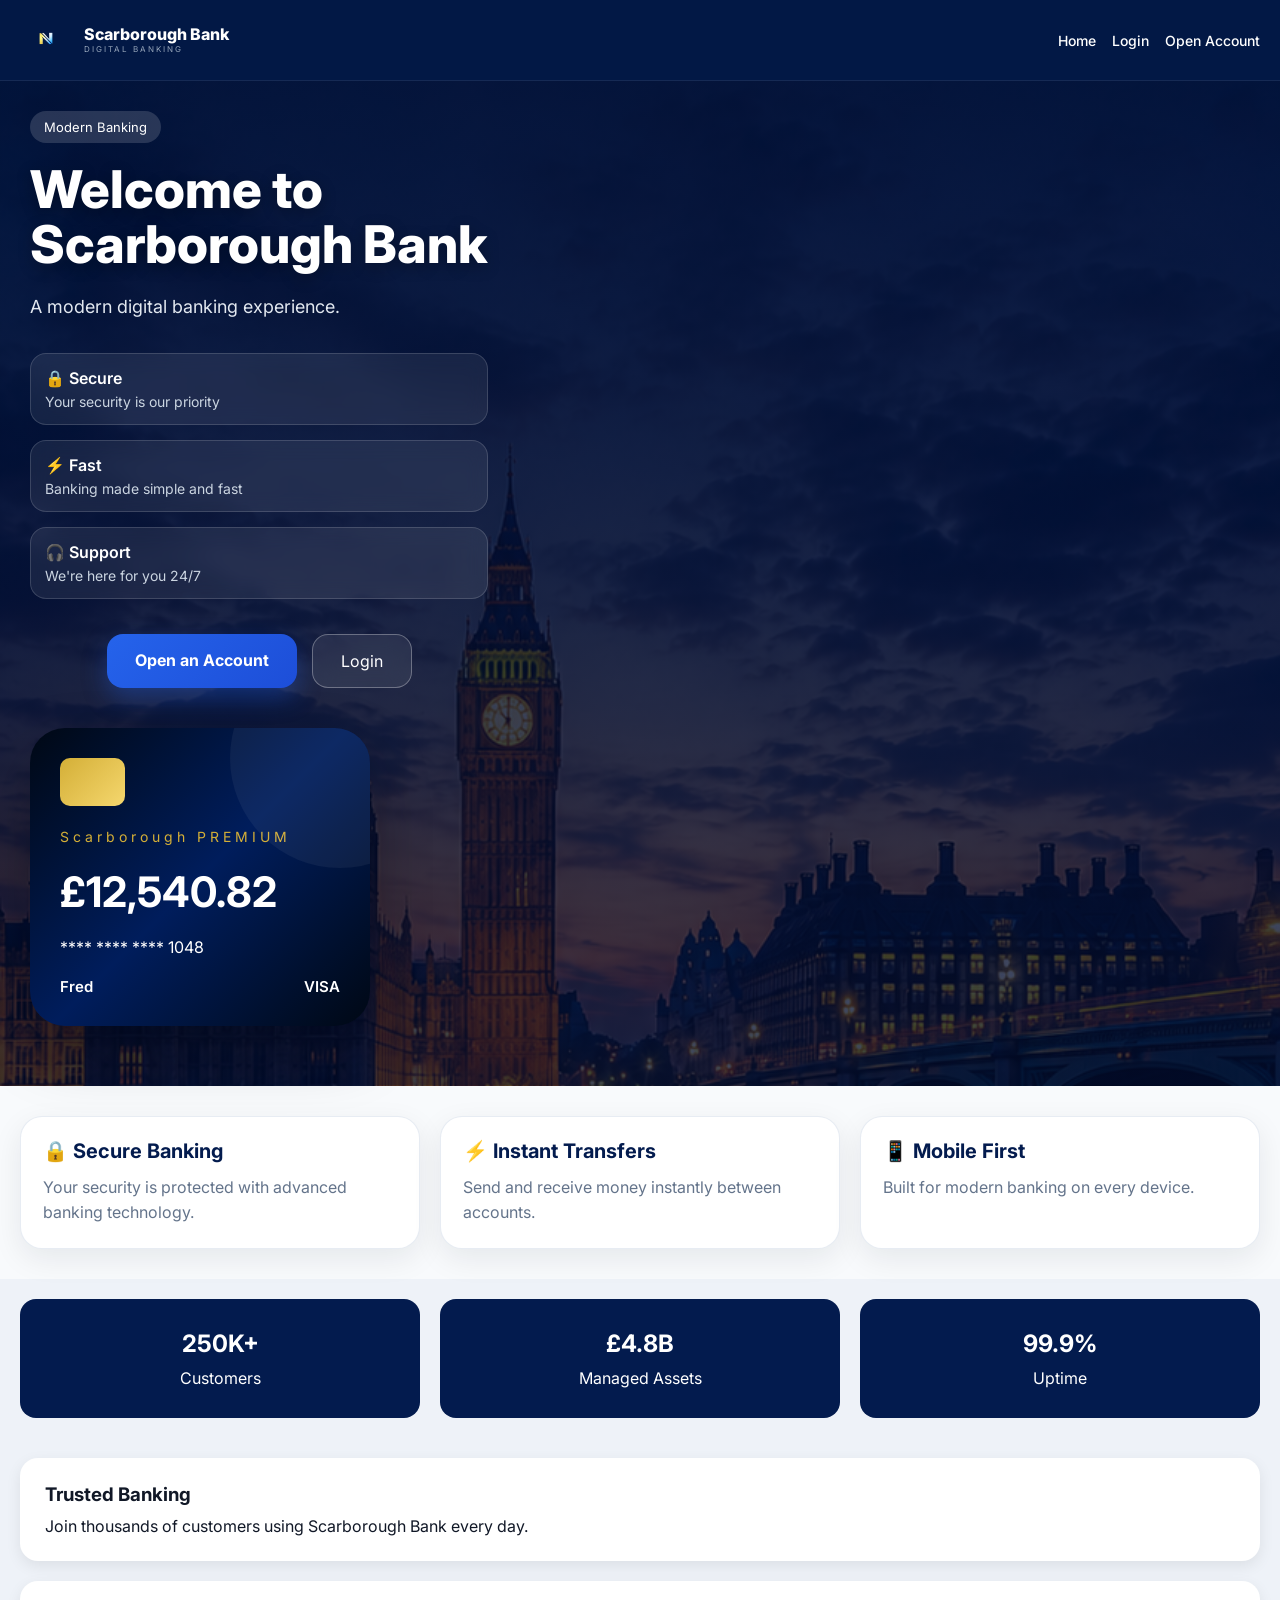
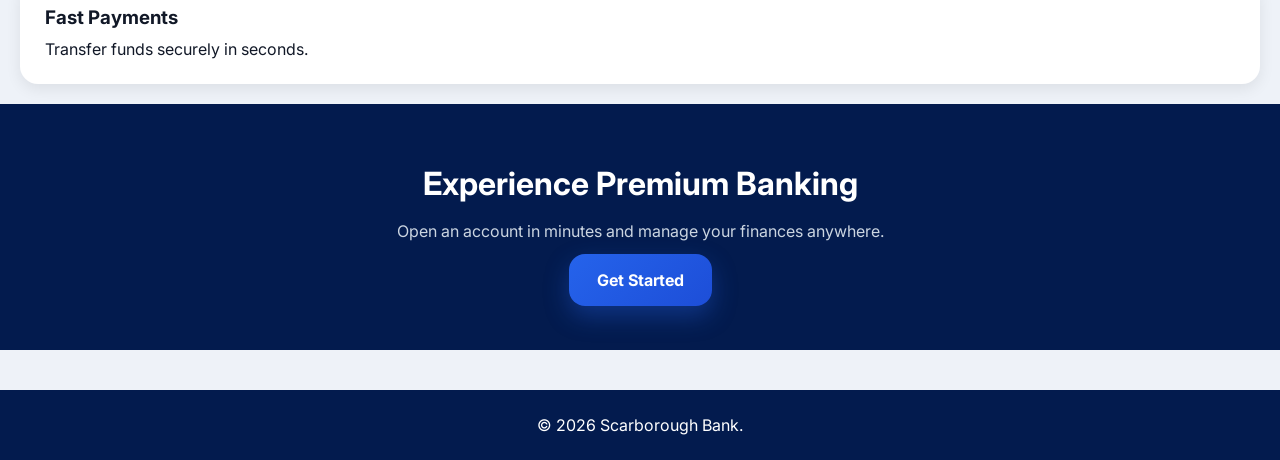
<file: index.html>
<!DOCTYPE html>
<html lang="en">
<head>
    <meta charset="UTF-8">
    <meta name="viewport" content="width=device-width, initial-scale=1.0">
    <title>Scarborough  Bank</title>

    <link rel="preconnect" href="https://fonts.googleapis.com">
    <link rel="preconnect" href="https://fonts.gstatic.com" crossorigin>
    <link href="https://fonts.googleapis.com/css2?family=Inter:wght@300;400;500;600;700;800&display=swap" rel="stylesheet">

    <link rel="stylesheet" href="style.css">
</head>
<body>

<header>
    <nav class="navbar">

    <div class="logo-container">

        <img src="northbridge-icon.PNG" alt="Scarborough Demo Bank">

        <div class="logo-text">
            <h2>Scarborough  Bank </h2>
            <p>Digital Banking</p>
        </div>

    </div>

    <div class="menu-toggle" onclick="toggleMenu()">

    ☰
</div>

<div class="nav-links">
    <a href="index.html">Home</a>
    <a href="login.html">Login</a>
    <a href="register.html">Open Account</a>
</div>

</nav>
</header>

<section class="hero">

    <div class="hero-content">

    <span class="hero-badge">
        Modern Banking 
    </span>

    <h1>
        Welcome to<br>
        Scarborough  Bank 
    </h1>

    <p>
        A modern digital banking experience.
    </p>

    <div class="feature-list">

        <div class="feature-item">
            🔒 Secure
            <span>Your security is our priority</span>
        </div>

        <div class="feature-item">
            ⚡ Fast
            <span>Banking made simple and fast</span>
        </div>

        <div class="feature-item">
            🎧 Support
            <span>We're here for you 24/7</span>
        </div>

    </div>

    <div class="hero-buttons">

        <a href="register.html" class="btn-primary">
            Open an Account
        </a>

        <a href="login.html" class="btn-secondary">
            Login
        </a>

    </div>

</div>

    <div class="bank-card-preview">

    <div class="chip"></div>

    <span class="card-type">
        Scarborough PREMIUM
    </span>

    <h3>£12,540.82</h3>

    <p>**** **** **** 1048</p>

    <div class="card-bottom">
        <span>Fred </span>
        <span>VISA</span>
    </div>

</div>

</section>

<section class="features">

    <div class="card">
        <h3>🔒 Secure Banking</h3>
        <p>Your security is protected with advanced banking technology.</p>
    </div>

    <div class="card">
        <h3>⚡ Instant Transfers</h3>
        <p>Send and receive money instantly between accounts.</p>
    </div>

    <div class="card">
        <h3>📱 Mobile First</h3>
        <p>Built for modern banking on every device.</p>
    </div>

</section>

<section class="stats">

    <div class="stat-box">
        <h2>250K+</h2>
        <p>Customers</p>
    </div>

    <div class="stat-box">
        <h2>£4.8B</h2>
        <p>Managed Assets</p>
    </div>

    <div class="stat-box">
        <h2>99.9%</h2>
        <p>Uptime</p>
    </div>

</section>
<section class="trust-section">

    <div class="trust-card">
        <h3>Trusted Banking</h3>
        <p>
            Join thousands of customers using
            Scarborough Bank every day.
        </p>
    </div>

    <div class="trust-card">
        <h3>Fast Payments</h3>
        <p>
            Transfer funds securely in seconds.
        </p>
    </div>

</section>

<section class="cta">

    <h2>Experience Premium Banking</h2>

    <p>
        Open an account in minutes and manage your finances anywhere.
    </p>

    <a href="register.html" class="btn-primary">
        Get Started
    </a>

</section>

<footer>
    <p>
        © 2026 Scarborough  Bank.
    </p>
</footer>

    <script>
function toggleMenu() {
    document.querySelector('.nav-links')
        .classList.toggle('active');
}
</script>
</body>
</html>
</file>
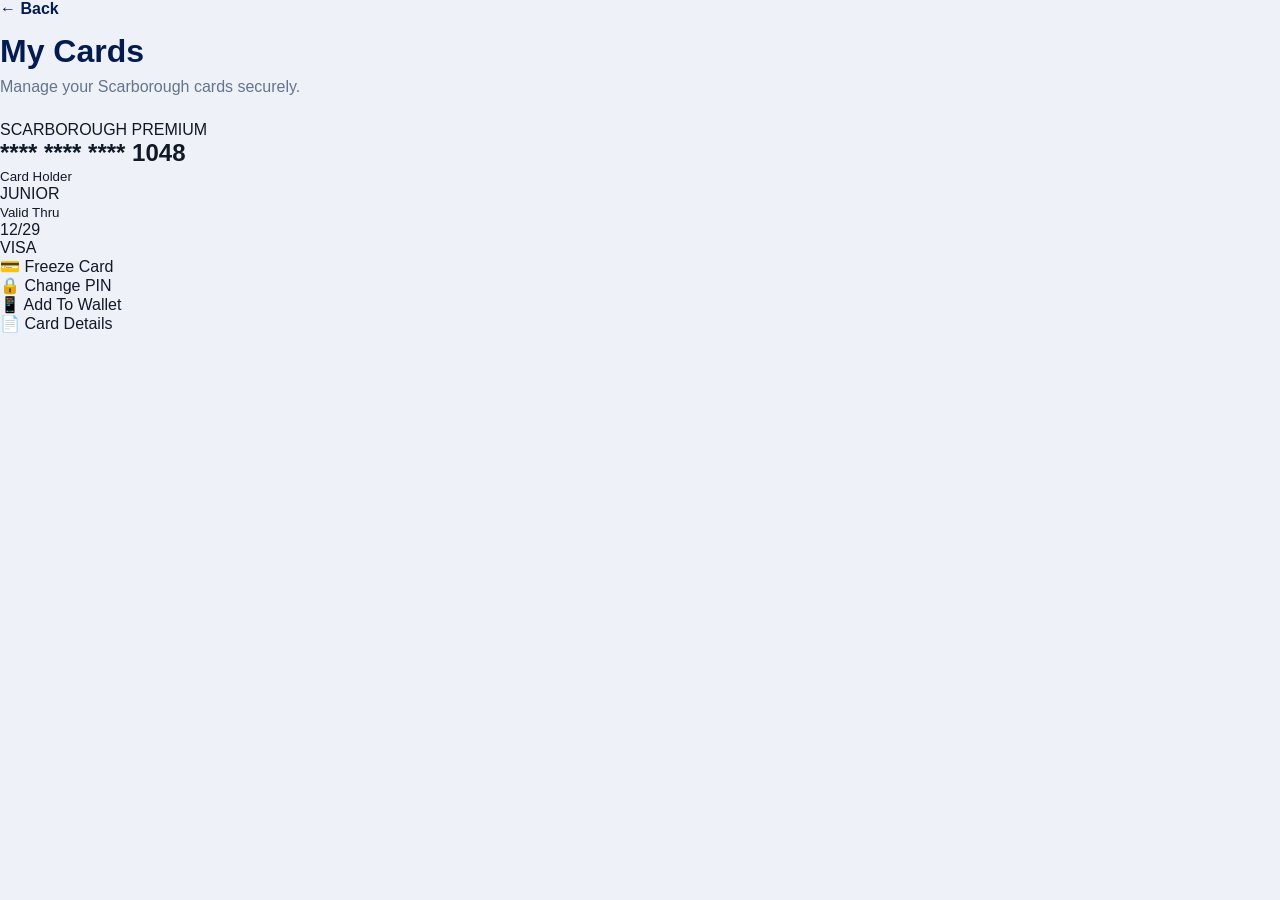
<file: cards.html>
<!DOCTYPE html>
<html lang="en">
<head>
    <meta charset="UTF-8">
    <meta name="viewport" content="width=device-width, initial-scale=1.0">
    <title>My Cards | Scarborough Bank</title>
    <link rel="stylesheet" href="style.css">
</head>
<body>
<div class="cards-page">
<div class="transfer-header">
    <a href="dashboard.html" class="back-btn">
        ← Back
    </a>
    <h1>My Cards</h1>
    <p>
        Manage your Scarborough cards securely.
    </p>
</div>
<div class="premium-card">
    <span class="card-brand">
        SCARBOROUGH PREMIUM
    </span>
    <div class="card-chip"></div>
    <h2>
        **** **** **** 1048
    </h2>
    <div class="card-info">
        <div>
            <small>Card Holder</small>
            <p>JUNIOR</p>
        </div>
        <div>
            <small>Valid Thru</small>
            <p>12/29</p>
        </div>
    </div>
    <div class="visa-logo">
        VISA
    </div>
</div>
<div class="card-options">
    <div class="option-card">
        💳 Freeze Card
    </div>
    <div class="option-card">
        🔒 Change PIN
    </div>
    <div class="option-card">
        📱 Add To Wallet
    </div>
    <div class="option-card">
        📄 Card Details
    </div>
</div>
</div>
</body>
</html>
</file>
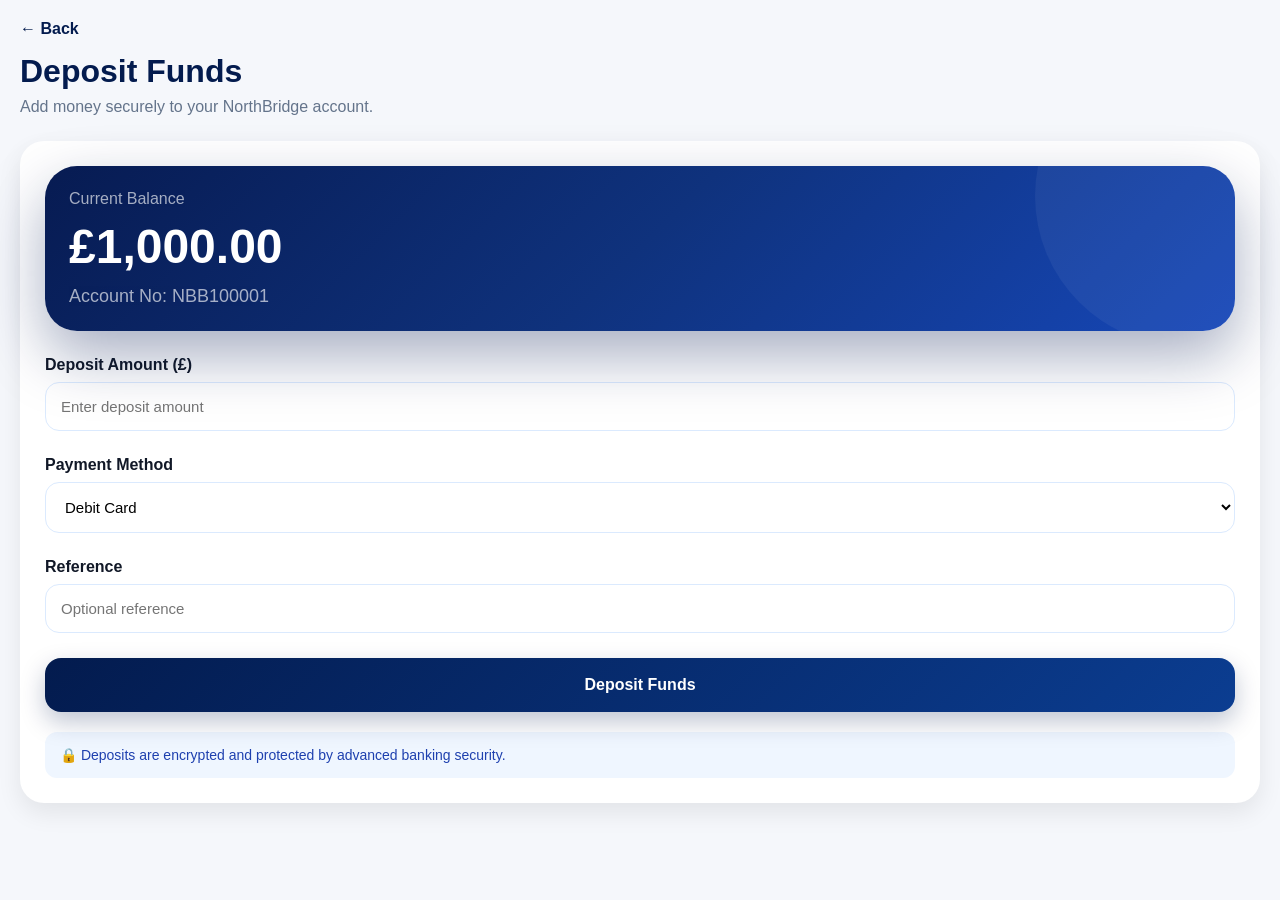
<file: deposit.html>
<!DOCTYPE html>
<html lang="en">
<head>
    <meta charset="UTF-8">
    <meta name="viewport" content="width=device-width, initial-scale=1.0">
    <title>Deposit Funds | NorthBridge Bank</title>
    <link rel="stylesheet" href="style.css">
</head>
<body>
<div class="transfer-page">
<div class="transfer-header">
    <a href="dashboard.html" class="back-btn">← Back</a>
    <h1>Deposit Funds</h1>
    <p>
        Add money securely to your NorthBridge account.
    </p>
</div>
<div class="transfer-card">
    <div class="balance-card">
        <p>Current Balance</p>
        <h1>£1,000.00</h1>
        <span>Account No: NBB100001</span>
    </div>
    <div class="input-box">
        <label>Deposit Amount (£)</label>
        <input
            type="number"
            placeholder="Enter deposit amount"
        >
    </div>
    <div class="input-box">
        <label>Payment Method</label>
        <select class="deposit-select">
            <option>Debit Card</option>
            <option>Bank Transfer</option>
            <option>Credit Card</option>
        </select>
    </div>
    <div class="input-box">
        <label>Reference</label>
        <input
            type="text"
            placeholder="Optional reference"
        >
    </div>
    <button class="transfer-btn">
        Deposit Funds
    </button>
    <div class="secure-box">
        🔒 Deposits are encrypted and protected by advanced banking security.
    </div>
</div>
</div>
</body>
</html>
</file>
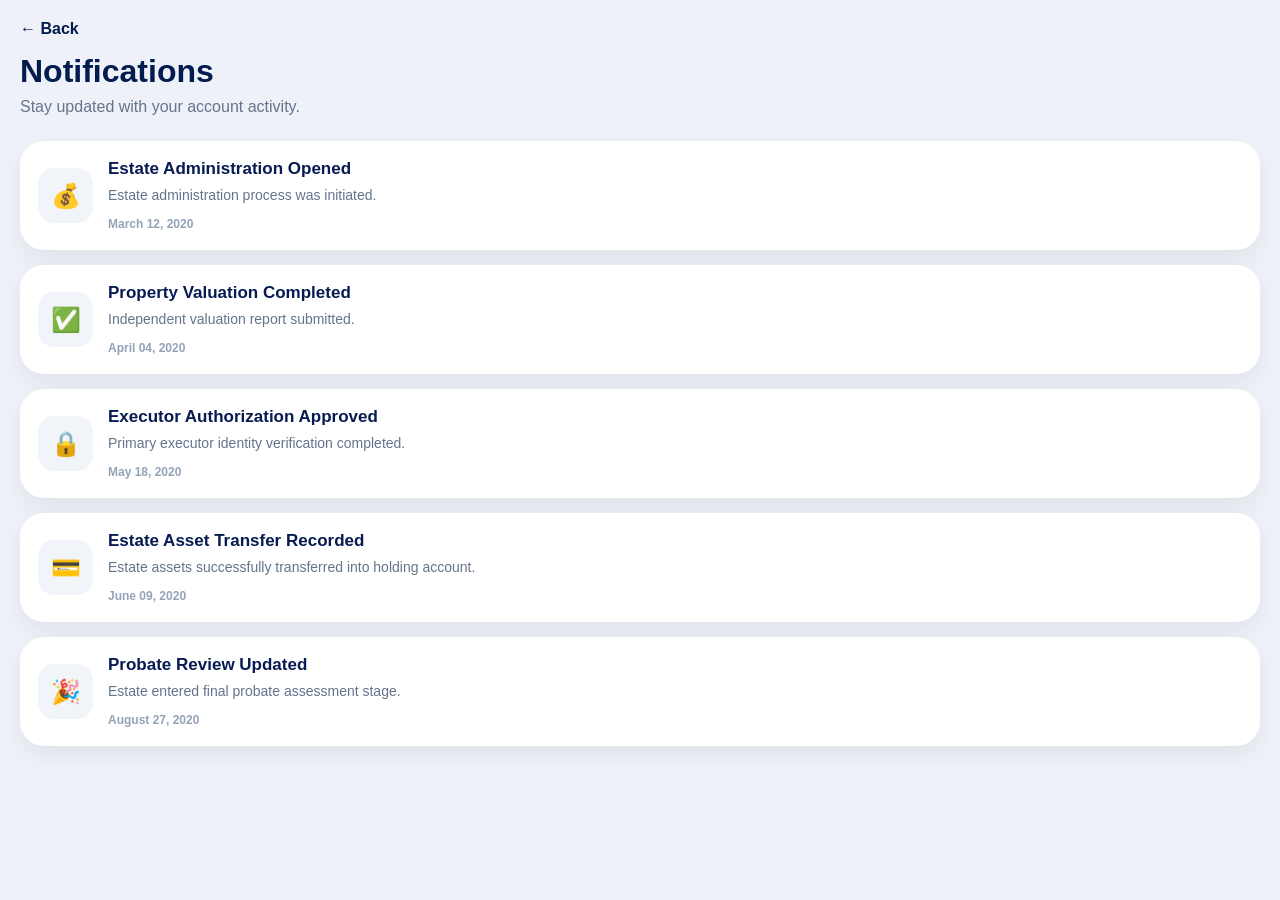
<file: notifications.html>
<!DOCTYPE html>
<html lang="en">
<head>
    <meta charset="UTF-8">
    <meta name="viewport" content="width=device-width, initial-scale=1.0">
    <title>Notifications | Scarborough Bank</title>
    <link rel="stylesheet" href="style.css">
</head>
<body>
<div class="notifications-page">
<div class="transfer-header">
    <a href="dashboard.html" class="back-btn">
        ← Back
    </a>
    <h1>Notifications</h1>
    <p>
        Stay updated with your account activity.
    </p>
</div>
<div class="notification-card">
    <div class="notification-icon">
        💰
    </div>
<div class="notification-content">
    <h3>Estate Administration Opened</h3>
<p>Estate administration process was initiated.</p>
<span>March 12, 2020</span>
</div>
</div>
<div class="notification-card">
    <div class="notification-icon">
        ✅
    </div>
<div class="notification-content">
    <h3>Property Valuation Completed</h3>
<p>Independent valuation report submitted.</p>
<span>April 04, 2020</span>
</div>
</div>
<div class="notification-card">
    <div class="notification-icon">
        🔒
    </div>
<div class="notification-content">
    <h3>Executor Authorization Approved</h3>
<p>Primary executor identity verification completed.</p>
<span>May 18, 2020</span>
</div>
</div>
<div class="notification-card">
    <div class="notification-icon">
        💳
    </div>
<div class="notification-content">
    <h3>Estate Asset Transfer Recorded</h3>
<p>Estate assets successfully transferred into holding account.</p>
<span>June 09, 2020</span>
</div>
</div>
<div class="notification-card">
    <div class="notification-icon">
        🎉
    </div>
<div class="notification-content">
    <h3>Probate Review Updated</h3>
<p>Estate entered final probate assessment stage.</p>
<span>August 27, 2020</span>
</div>
</div>
</div>
</body>
</html>
</file>
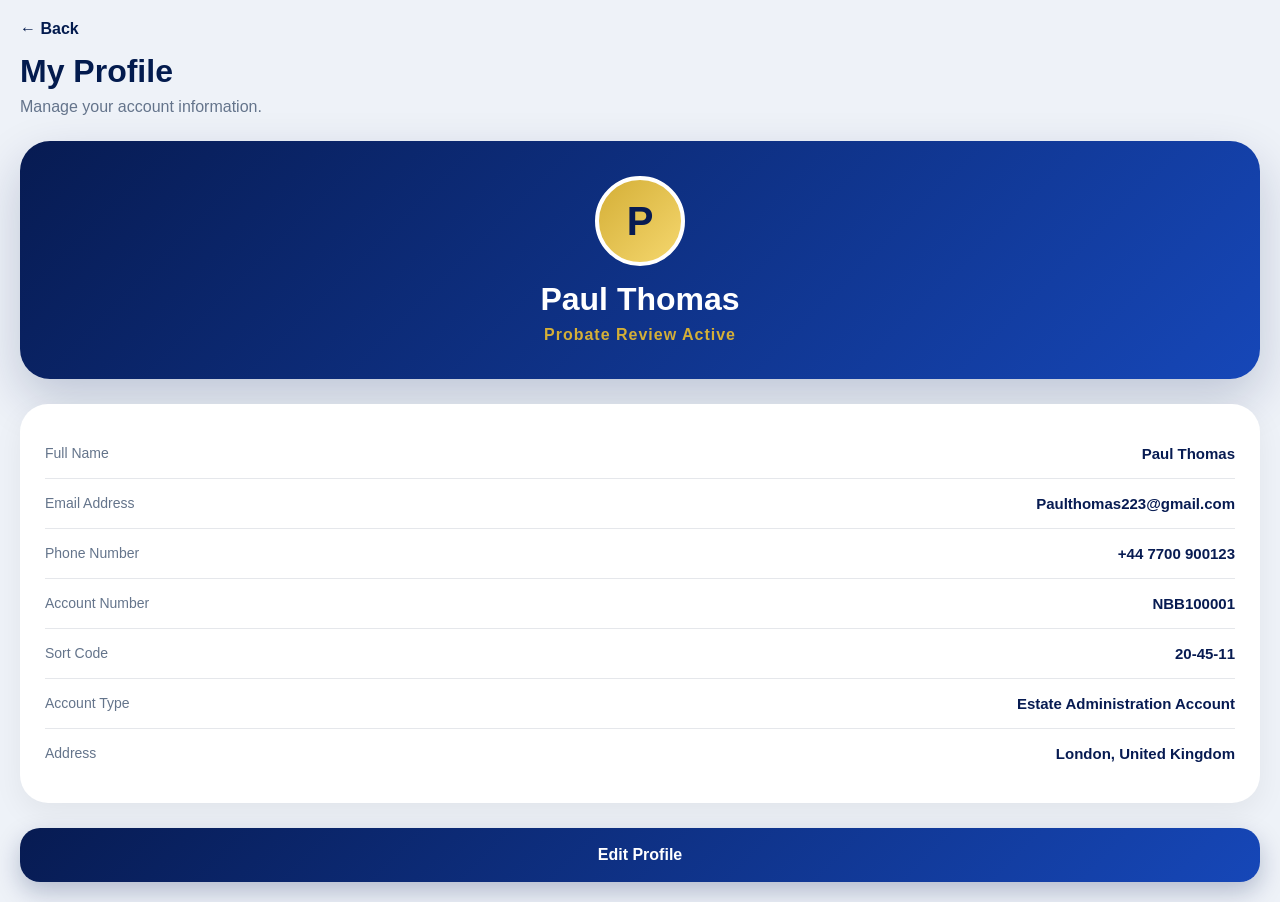
<file: profile.html>
<!DOCTYPE html>
<html lang="en">
<head>
    <meta charset="UTF-8">
    <meta name="viewport" content="width=device-width, initial-scale=1.0">
    <title>Profile | NorthBridge Bank</title>
    <link rel="stylesheet" href="style.css">
</head>
<body>
<div class="profile-page">
<div class="transfer-header">
    <a href="dashboard.html" class="back-btn">
        ← Back
    </a>
    <h1>My Profile</h1>
    <p>
        Manage your account information.
    </p>
</div>
<div class="profile-card">
    <div class="profile-avatar">
    P
</div>

<h2>Paul Thomas</h2>
    <p class="profile-status">
        Probate Review Active
    </p>
</div>
<div class="details-card">
    <div class="detail-row">
        <span>Full Name</span>
        <strong>Paul Thomas</strong>
    </div>
    <div class="detail-row">
        <span>Email Address</span>
        <strong>Paulthomas223@gmail.com</strong>
    </div>
    <div class="detail-row">
        <span>Phone Number</span>
        <strong>+44 7700 900123</strong>
    </div>
    <div class="detail-row">
        <span>Account Number</span>
        <strong>NBB100001</strong>
    </div>
    <div class="detail-row">
        <span>Sort Code</span>
        <strong>20-45-11</strong>
    </div>
    <div class="detail-row">
        <span>Account Type</span>
        <strong>Estate Administration Account</strong>
    </div>
    <div class="detail-row">
        <span>Address</span>
        <strong>London, United Kingdom</strong>
    </div>
</div>
<button class="profile-btn">
    Edit Profile
</button>
</div>
</body>
</html>
</file>
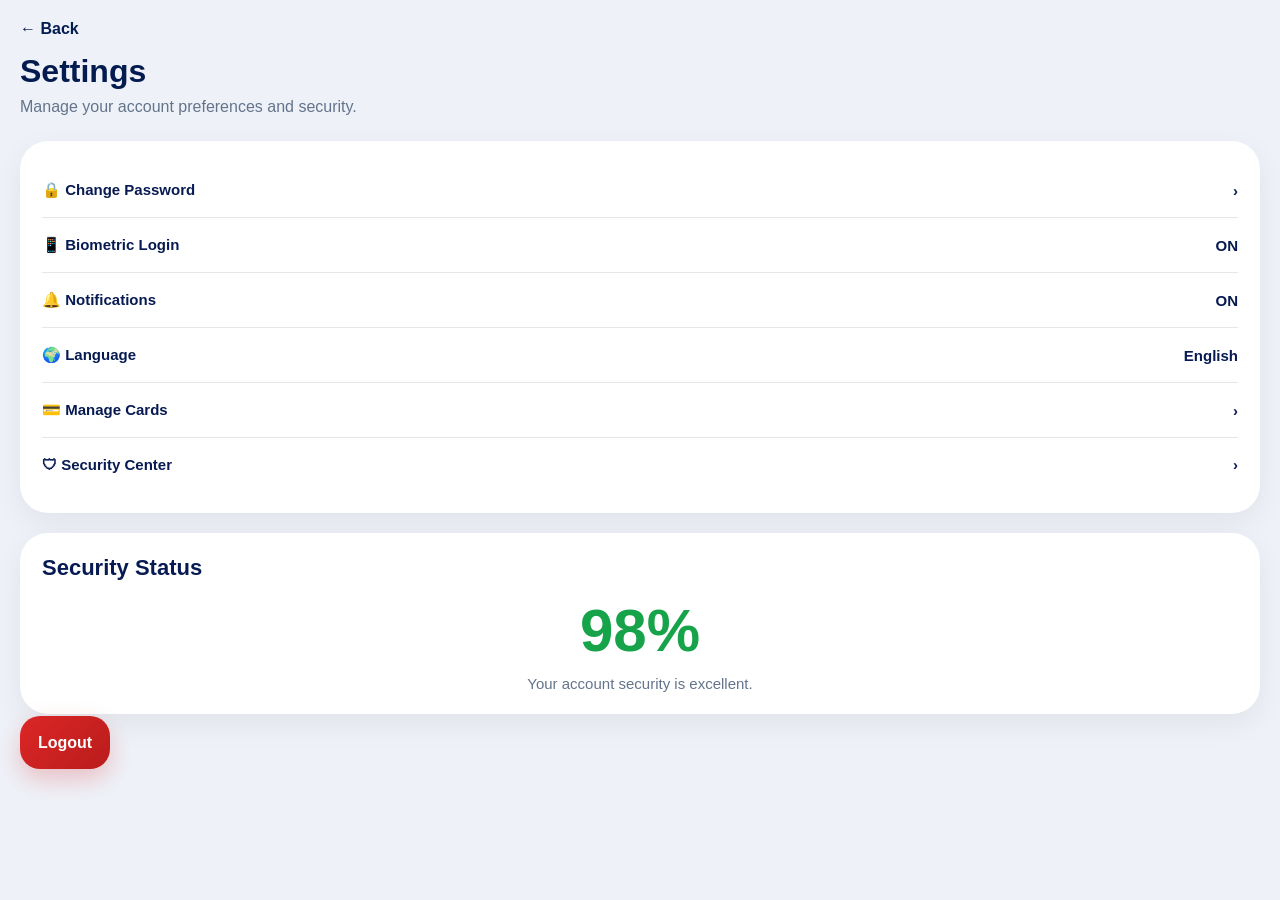
<file: settings.html>
<!DOCTYPE html>
<html lang="en">
<head>
    <meta charset="UTF-8">
    <meta name="viewport" content="width=device-width, initial-scale=1.0">
    <title>Settings | NorthBridge Bank</title>
    <link rel="stylesheet" href="style.css">
</head>
<body>
<div class="settings-page">
<div class="transfer-header">
    <a href="dashboard.html" class="back-btn">
        ← Back
    </a>
    <h1>Settings</h1>
    <p>
        Manage your account preferences and security.
    </p>
</div>
<div class="settings-card">
    <div class="setting-item">
        <span>🔒 Change Password</span>
        <span>›</span>
    </div>
    <div class="setting-item">
        <span>📱 Biometric Login</span>
        <span>ON</span>
    </div>
    <div class="setting-item">
        <span>🔔 Notifications</span>
        <span>ON</span>
    </div>
    <div class="setting-item">
        <span>🌍 Language</span>
        <span>English</span>
    </div>
    <div class="setting-item">
        <span>💳 Manage Cards</span>
        <span>›</span>
    </div>
    <div class="setting-item">
        <span>🛡 Security Center</span>
        <span>›</span>
    </div>
</div>
<div class="settings-card">
    <h3>Security Status</h3>
    <div class="security-score">
        <h1>98%</h1>
        <p>
            Your account security is excellent.
        </p>
    </div>
</div>
<a href="login.html" class="logout-btn">
    Logout
</a>
</div>
</body>
</html>
</file>
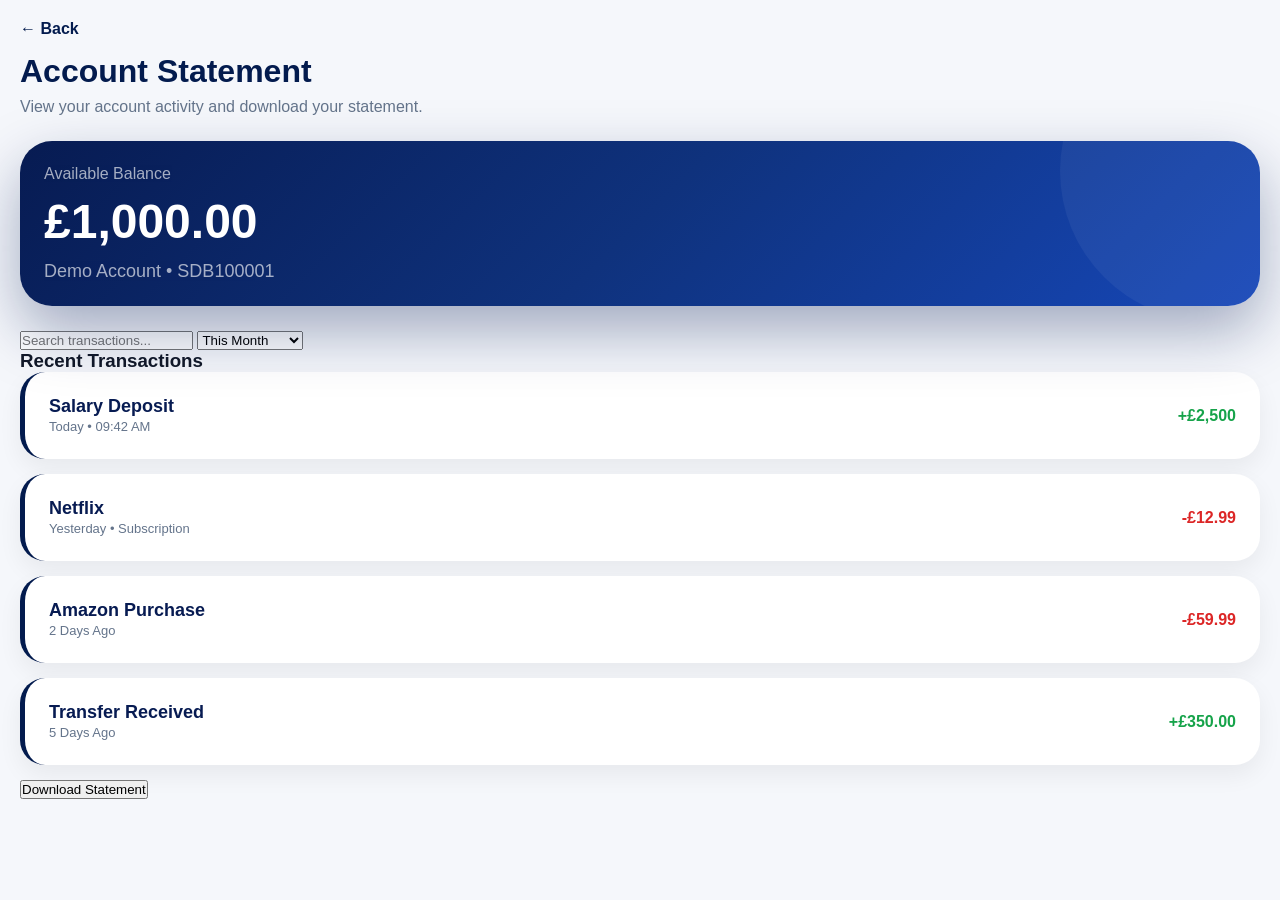
<file: statement.html>
<!DOCTYPE html>
<html lang="en">
<head>
    <meta charset="UTF-8">
    <meta name="viewport" content="width=device-width, initial-scale=1.0">
    <title>Account Statement | NorthBridge Bank</title>
    <link rel="stylesheet" href="style.css">
</head>
<body>
<div class="statement-page">
<div class="transfer-header">
    <a href="dashboard.html" class="back-btn">
        ← Back
    </a>
    <h1>Account Statement</h1>
    <p>
    View your account activity and download your statement.
</p>
</div>
<div class="balance-card">
    <p>Available Balance</p>
    <h1>£1,000.00</h1>
    <span>Demo Account • SDB100001</span>
</div>
<div class="statement-card">
    <div class="statement-top">
        <input
            type="text"
            placeholder="Search transactions..."
            class="statement-search"
        >
        <select class="statement-filter">
            <option>This Month</option>
            <option>Last Month</option>
            <option>Last 3 Months</option>
            <option>This Year</option>
        </select>
    </div>
    <h3 class="statement-title">
        Recent Transactions
    </h3>
    <div class="transaction">
        <div>
            <h4>Salary Deposit</h4>
            <span>Today • 09:42 AM</span>
        </div>
        <div class="positive">
            +£2,500
        </div>
    </div>
    <div class="transaction">
        <div>
            <h4>Netflix</h4>
            <span>Yesterday • Subscription</span>
        </div>
        <div class="negative">
            -£12.99
        </div>
    </div>
    <div class="transaction">
        <div>
            <h4>Amazon Purchase</h4>
            <span>2 Days Ago</span>
        </div>
        <div class="negative">
            -£59.99
        </div>
    </div>
    <div class="transaction">
        <div>
            <h4>Transfer Received</h4>
            <span>5 Days Ago</span>
        </div>
        <div class="positive">
            +£350.00
        </div>
    </div>
    <button class="download-btn">
        Download Statement
    </button>
</div>
</div>
</body>
</html>
</file>
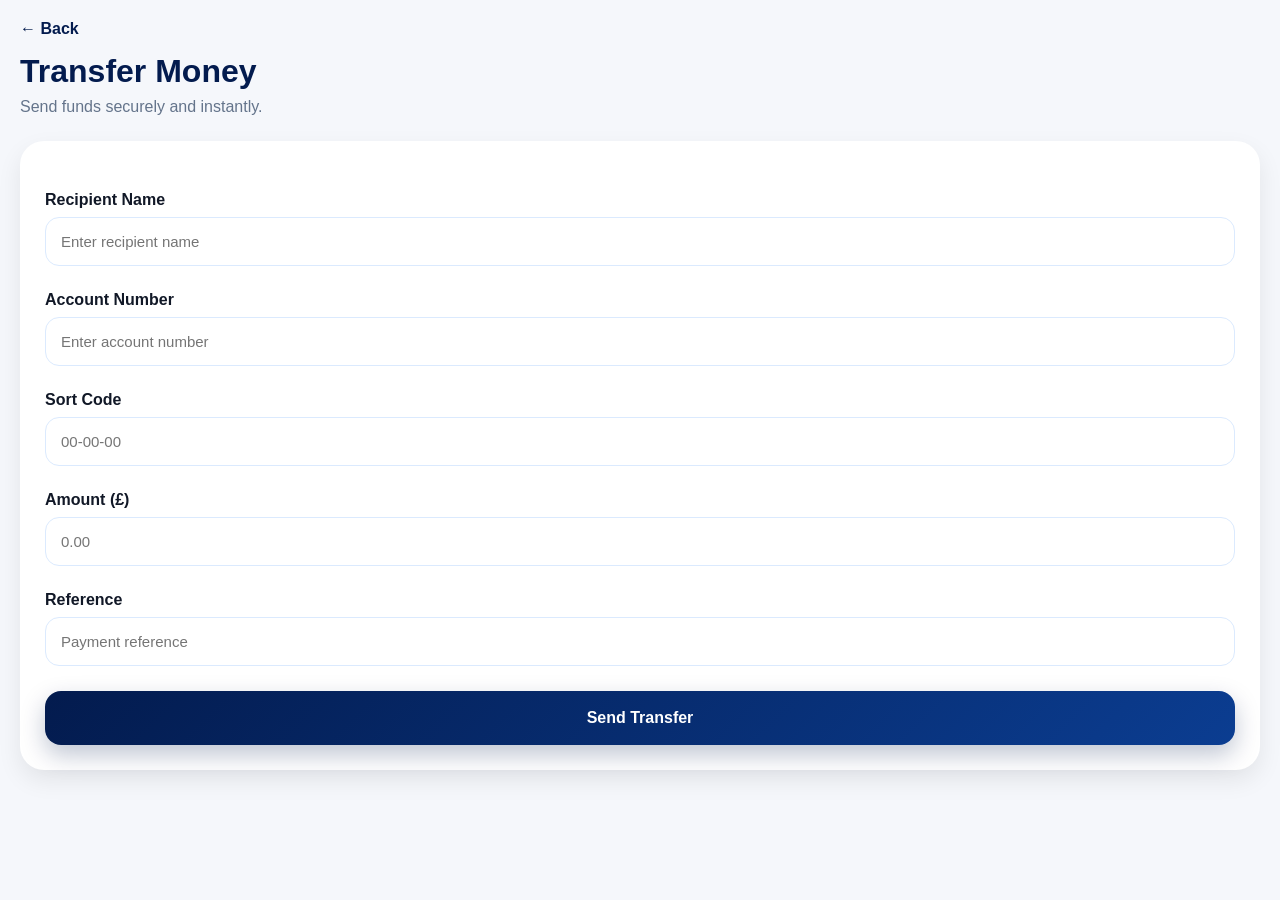
<file: transfer.html>
<!DOCTYPE html>
<html lang="en">
<head>
    <meta charset="UTF-8">
    <meta name="viewport" content="width=device-width, initial-scale=1.0">
    <title>Transfer Money | NorthBridge Bank</title>
    <link rel="stylesheet" href="style.css">
</head>
<body>

<div class="transfer-page">

    <div class="transfer-header">
        <a href="dashboard.html" class="back-btn">← Back</a>
        <h1>Transfer Money</h1>
        <p>Send funds securely and instantly.</p>
    </div>

    <div class="transfer-card">

        <div class="input-box">
            <label>Recipient Name</label>
            <input type="text" placeholder="Enter recipient name">
        </div>

        <div class="input-box">
            <label>Account Number</label>
            <input type="text" placeholder="Enter account number">
        </div>

        <div class="input-box">
            <label>Sort Code</label>
            <input type="text" placeholder="00-00-00">
        </div>

        <div class="input-box">
            <label>Amount (£)</label>
            <input type="number" placeholder="0.00">
        </div>

        <div class="input-box">
            <label>Reference</label>
            <input type="text" placeholder="Payment reference">
        </div>

        <button class="transfer-btn">
            Send Transfer
        </button>

    </div>

</div>

</body>
</html>
</file>
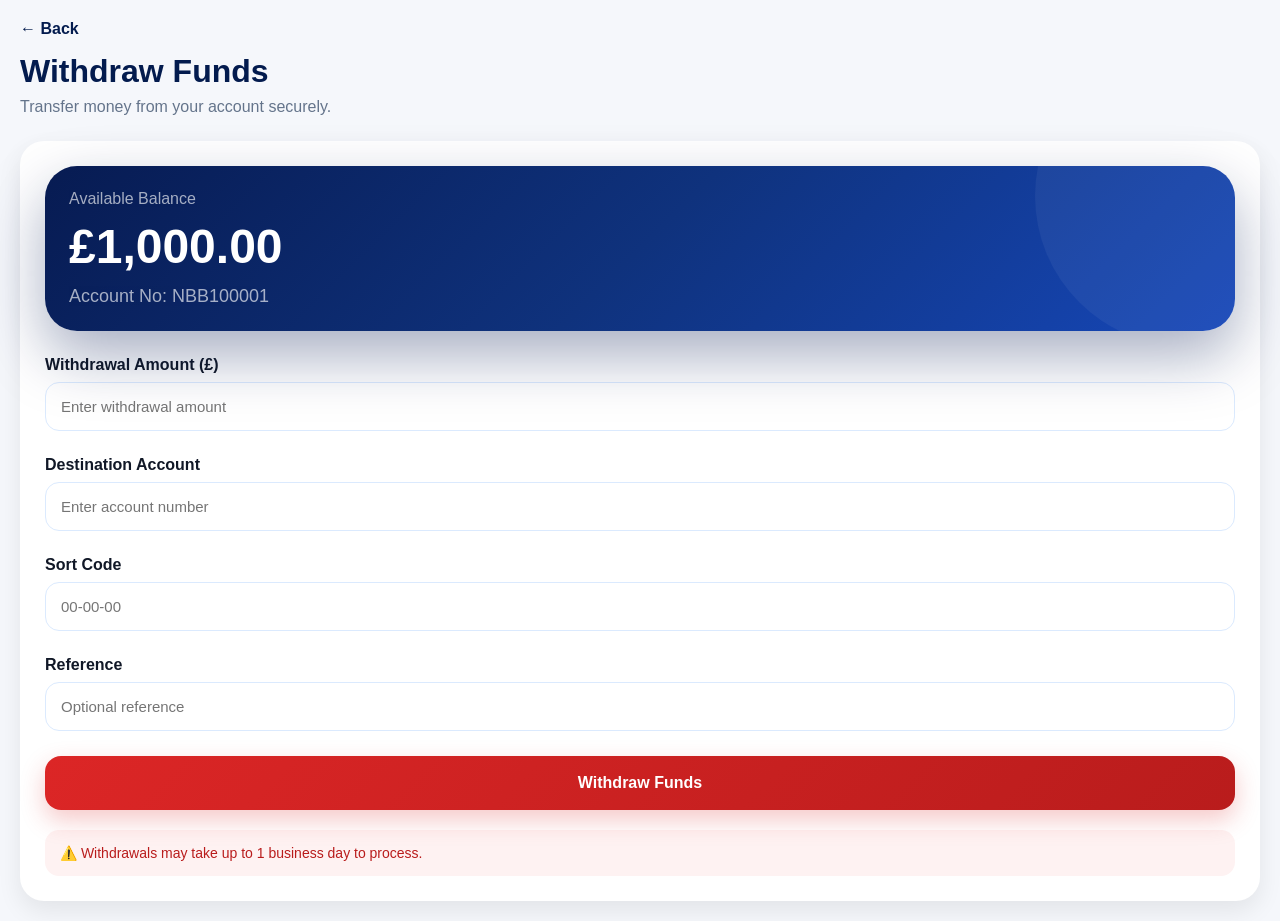
<file: withdraw.html>
<!DOCTYPE html>
<html lang="en">
<head>
    <meta charset="UTF-8">
    <meta name="viewport" content="width=device-width, initial-scale=1.0">
    <title>Withdraw Funds | NorthBridge Bank</title>
    <link rel="stylesheet" href="style.css">
</head>
<body>
<div class="transfer-page">
<div class="transfer-header">
    <a href="dashboard.html" class="back-btn">
        ← Back
    </a>
    <h1>Withdraw Funds</h1>
    <p>
        Transfer money from your account securely.
    </p>
</div>
<div class="transfer-card">
    <div class="balance-card">
        <p>Available Balance</p>
        <h1>£1,000.00</h1>
        <span>Account No: NBB100001</span>
    </div>
    <div class="input-box">
        <label>Withdrawal Amount (£)</label>
        <input
            type="number"
            placeholder="Enter withdrawal amount"
        >
    </div>
    <div class="input-box">
        <label>Destination Account</label>
        <input
            type="text"
            placeholder="Enter account number"
        >
    </div>
    <div class="input-box">
        <label>Sort Code</label>
        <input
            type="text"
            placeholder="00-00-00"
        >
    </div>
    <div class="input-box">
        <label>Reference</label>
        <input
            type="text"
            placeholder="Optional reference"
        >
    </div>
    <button class="withdraw-btn">
        Withdraw Funds
    </button>
    <div class="withdraw-notice">
        ⚠️ Withdrawals may take up to 1 business day to process.
    </div>
</div>
</div>
</body>
</html>
</file>
<file: style.css>
*{
    margin:0;
    padding:0;
    box-sizing:border-box;
    font-family:'Inter', sans-serif;
}

body{
    background:#f5f7fb;
    color:#111827;
}

/* NAVBAR */

.navbar{
    display:flex;
    justify-content:space-between;
    align-items:center;
    padding:14px 20px;
    background:#021845;
    border-bottom:1px solid rgba(255,255,255,.08);
    position:relative;
}

.logo-container{
    display:flex;
    align-items:center;
    gap:12px;
}

.logo-container img{
    width:52px;
    height:52px;
    object-fit:contain;
    display:block;
    flex-shrink:0;
}

.logo-text{
    display:flex;
    flex-direction:column;
}

.logo-text h2{
    color:white;
    font-size:16px;
    font-weight:800;
    margin:0;
    line-height:1;
    white-space:nowrap;
}

.logo-text p{
    color:#94a3b8;
    font-size:8px;
    letter-spacing:2px;
    text-transform:uppercase;
    margin-top:2px;
}

.nav-links{
    display:flex;
    gap:16px;
}

.nav-links a{
    color:white;
    text-decoration:none;
    font-size:14px;
    font-weight:500;
}

/* MOBILE */

@media (max-width:768px){

    .navbar{
        flex-direction:row;
        justify-content:space-between;
        align-items:center;
        padding:12px 14px;
    }

    .logo-container{
        gap:12px;
    }

    .logo-container img{
        width:56px;
        height:56px;
    }

    .logo-text h2{
        font-size:16px;
        white-space:nowrap;
        line-height:1;
    }

    .logo-text p{
        display:none;
    }

    .nav-links{
        gap:12px;
    }

    .nav-links a{
        font-size:13px;
    }

    .hero-content h1{
        font-size:32px;
    }

    .hero-buttons{
        flex-direction:column;
    }

    .btn-primary,
    .btn-secondary{
        width:100%;
    }
}

/* HERO */

.hero{
    min-height:100vh;

    background:
    linear-gradient(
        rgba(2,12,45,.82),
        rgba(2,12,45,.75)
    ),
    url("london-bg.PNG");

    background-size:cover;
    background-position:center;
    background-repeat:no-repeat;

    display:flex;
    flex-direction:column;
    justify-content:center;
    align-items:flex-start;

    padding:30px;

    position:relative;
}

.hero-content{
    max-width:600px;
}

.hero-content h1{
    color:white;
    font-size:52px;
    line-height:1.05;
    font-weight:800;
    margin-bottom:20px;
    text-shadow:0 4px 15px rgba(0,0,0,.3);
}

.hero-content p{
    color:#e2e8f0;
    font-size:18px;
    line-height:1.7;
    max-width:320px;
    margin-bottom:30px;
}

.hero-buttons{
    display:flex;
    justify-content:center;
    gap:15px;
}

.btn-primary{
    background:linear-gradient(
        135deg,
        #2563eb,
        #1d4ed8
    );

    color:white;
    text-decoration:none;

    padding:16px 28px;

    border-radius:16px;

    font-weight:700;

    box-shadow:
    0 10px 25px rgba(37,99,235,.35);
}

.btn-secondary{
    border:1px solid rgba(255,255,255,.3);

    backdrop-filter:blur(12px);

    background:rgba(255,255,255,.08);

    color:white;

    text-decoration:none;

    padding:16px 28px;

    border-radius:16px;
}

/* FEATURES */

.features{
    display:grid;
    grid-template-columns:repeat(auto-fit,minmax(250px,1fr));
    gap:20px;
    padding:30px 20px;
    background:#f8fafc;
}

.card{
    background:white;
    padding:22px;
    border-radius:22px;

    box-shadow:
    0 10px 30px rgba(15,23,42,.08);

    transition:all .3s ease;

    border:1px solid rgba(226,232,240,.8);
}

.card:hover{
    transform:translateY(-6px);

    box-shadow:
    0 20px 40px rgba(15,23,42,.12);
}

.card h3{
    margin-bottom:12px;
    font-size:20px;
    color:#031b4e;
}

.card p{
    color:#64748b;
    line-height:1.6;
}

/* STATS */

.stats{
    display:grid;
    grid-template-columns:repeat(auto-fit,minmax(180px,1fr));
    gap:20px;
    padding:20px;
}

.stat-box{
    background:#031b4e;
    color:white;
    text-align:center;
    padding:30px;
    border-radius:16px;
}

.stat-box h2{
    margin-bottom:10px;
}

/* FOOTER */

footer{
    margin-top:40px;
    text-align:center;
    padding:25px;
    background:#031b4e;
    color:white;
}

/* MOBILE */

@media(max-width:768px){

    .hero-content h1{
        font-size:32px;
    }

    .hero-buttons{
        flex-direction:column;
    }

    .btn-primary,
    .btn-secondary{
        width:100%;
    }

    .nav-links{
        gap:18px;
    }

    .nav-links a{
        font-size:14px;
    }
}
/* LOGIN PAGE */

.login-page{
    min-height:100vh;
    background:linear-gradient(
        180deg,
        #031b4e 0%,
        #082567 100%
    );
    padding:30px 20px;
}

.brand-section{
    color:white;
    margin-top:40px;
    margin-bottom:40px;
}

.brand-section h1{
    font-size:38px;
    font-weight:700;
}

.brand-section p{
    margin-top:10px;
    color:#cbd5e1;
}

.login-card{
    background:white;
    border-radius:30px 30px 0 0;
    padding:30px;
    min-height:70vh;
}

.login-card h2{
    font-size:30px;
    margin-bottom:5px;
}

.login-card span{
    color:#64748b;
}

.input-box{
    margin-top:25px;
}

.input-box label{
    display:block;
    margin-bottom:8px;
    font-weight:600;
}

.input-box input{
    width:100%;
    padding:15px;
    border:1px solid #dbeafe;
    border-radius:14px;
    font-size:15px;
    transition:border-color 0.3s ease;
}

.input-box input:focus{
    outline:none;
    border-color:#2563eb;
    box-shadow:0 0 0 3px rgba(37,99,235,0.1);
}

.input-box input.error{
    border-color:#dc2626;
}

/* Error message styling */
.error-message{
    display:block;
    color:#dc2626;
    font-size:13px;
    margin-top:5px;
    font-weight:500;
}

/* Alert styling */
.alert{
    padding:14px 16px;
    border-radius:12px;
    margin-bottom:20px;
    font-size:14px;
    font-weight:500;
}

.alert-error{
    background-color:#fee2e2;
    color:#991b1b;
    border:1px solid #fecaca;
}

.alert-success{
    background-color:#dcfce7;
    color:#166534;
    border:1px solid #bbf7d0;
}

/* Loading spinner */
.loading-spinner{
    display:inline-block;
    width:16px;
    height:16px;
    border:2px solid rgba(37,99,235,0.3);
    border-top-color:#2563eb;
    border-radius:50%;
    animation:spin 0.8s linear infinite;
    margin-right:8px;
    vertical-align:middle;
}

@keyframes spin {
    to { transform:rotate(360deg); }
}

/* Submit button styling */
.login-submit-btn{
    width:100%;
    margin-top:25px;
    padding:16px;
    border:none;
    border-radius:14px;
    background:#031b4e;
    color:white;
    font-size:16px;
    font-weight:600;
    cursor:pointer;
    transition:all 0.3s ease;
}

.login-submit-btn:hover:not(:disabled){
    background:#0b3d91;
    box-shadow:0 4px 12px rgba(3,27,78,0.3);
}

.login-submit-btn:disabled{
    opacity:0.7;
    cursor:not-allowed;
}

.forgot-link{
    display:block;
    text-align:right;
    margin-top:12px;
    text-decoration:none;
    color:#2563eb;
    font-size:14px;
    transition:color 0.3s ease;
}

.forgot-link:hover{
    color:#1d4ed8;
    text-decoration:underline;
}

.divider{
    text-align:center;
    margin:25px 0;
    color:#94a3b8;
}

.create-account{
    display:block;
    text-align:center;
    text-decoration:none;
    border:2px solid #031b4e;
    color:#031b4e;
    padding:15px;
    border-radius:14px;
    font-weight:600;
    transition:all 0.3s ease;
}

.create-account:hover{
    background:#031b4e;
    color:white;
}

/* REGISTER PAGE */

.register-page{
    min-height:100vh;
    background:linear-gradient(
        180deg,
        #031b4e 0%,
        #082567 100%
    );
    padding:25px;
}

.register-header{
    color:white;
    margin-top:40px;
    margin-bottom:30px;
}

.register-header h1{
    font-size:34px;
    margin-bottom:10px;
}

.register-header p{
    color:#cbd5e1;
}

.register-card{
    background:white;
    border-radius:30px 30px 0 0;
    padding:30px;
}

.steps{
    display:flex;
    align-items:center;
    justify-content:center;
    margin-bottom:30px;
}

.step{
    width:38px;
    height:38px;
    border-radius:50%;
    border:2px solid #cbd5e1;
    display:flex;
    align-items:center;
    justify-content:center;
    font-weight:600;
    color:#64748b;
}

.step.active{
    background:#031b4e;
    color:white;
    border:none;
}

.line{
    width:40px;
    height:2px;
    background:#cbd5e1;
}

.register-card h2{
    margin-bottom:25px;
}

.register-card .input-box{
    margin-bottom:18px;
}

.register-card .input-box label{
    display:block;
    margin-bottom:8px;
    font-weight:600;
}

.register-card .input-box input{
    width:100%;
    padding:15px;
    border:1px solid #dbeafe;
    border-radius:14px;
    font-size:15px;
}

.register-card .input-box input:focus{
    outline:none;
    border-color:#2563eb;
}

.register-card button{
    width:100%;
    padding:16px;
    border:none;
    border-radius:14px;
    background:#031b4e;
    color:white;
    font-size:16px;
    font-weight:600;
    margin-top:10px;
}

.secure-box{
    margin-top:20px;
    padding:15px;
    background:#eff6ff;
    border-radius:12px;
    color:#1e40af;
    font-size:14px;
}

.login-link{
    text-align:center;
    margin-top:25px;
}

.login-link a{
    color:#031b4e;
    text-decoration:none;
    font-weight:600;
}
/* DASHBOARD */

.dashboard{
    min-height:100vh;
    background:#f5f7fb;
    padding:20px;
}

.top-bar{
    display:flex;
    justify-content:space-between;
    align-items:center;
    margin-bottom:25px;
}

.welcome{
    color:#64748b;
    font-size:14px;
}

.profile{
    width:50px;
    height:50px;
    border-radius:50%;
    background:#031b4e;
    color:white;
    display:flex;
    align-items:center;
    justify-content:center;
    font-weight:bold;
}

.profile-area{
    display:flex;
    flex-direction:column;
    align-items:center;
    gap:8px;
}

.logout-btn{
    text-decoration:none;
    font-size:12px;
    color:#dc2626;
    font-weight:600;
}

.balance-card{
    background:linear-gradient(
        135deg,
        #031b4e,
        #0b3d91
    );
    color:white;
    padding:25px;
    border-radius:24px;
    margin-bottom:25px;
    box-shadow:0 10px 25px rgba(0,0,0,0.15);
}

.balance-card p{
    opacity:0.8;
}

.balance-card h1{
    margin:10px 0;
    font-size:38px;
}

.balance-card span{
    opacity:0.8;
}

.actions{
    display:grid;
    grid-template-columns:repeat(4,1fr);
    gap:12px;
    margin-bottom:30px;
}

.action-card{
    background:white;
    border-radius:18px;
    padding:15px;
    text-align:center;
    box-shadow:0 4px 12px rgba(0,0,0,0.08);
    font-size:22px;
}

.action-card p{
    margin-top:8px;
    font-size:12px;
}

.section-title{
    margin-bottom:15px;
}

.transaction{
    background:white;
    padding:18px;
    border-radius:18px;
    display:flex;
    justify-content:space-between;
    align-items:center;
    margin-bottom:12px;
    box-shadow:0 4px 12px rgba(0,0,0,0.05);
}

.transaction span{
    color:#64748b;
    font-size:13px;
}

.positive{
    color:#16a34a;
    font-weight:700;
}

.negative{
    color:#dc2626;
    font-weight:700;
}

.insight-card{
    background:white;
    padding:20px;
    border-radius:18px;
    margin-top:10px;
    box-shadow:0 4px 12px rgba(0,0,0,0.05);
    color:#334155;
}
/* PREMIUM HERO */

.hero{
    flex-direction:column;
    gap:40px;
}

.hero-badge{
    display:inline-block;
    padding:8px 14px;
    background:rgba(255,255,255,0.15);
    color:white;
    border-radius:20px;
    margin-bottom:20px;
    font-size:13px;
}

.bank-card-preview{
    width:100%;
    max-width:340px;
    background:rgba(255,255,255,0.15);
    backdrop-filter:blur(10px);
    border-radius:24px;
    padding:30px;
    color:white;
    box-shadow:0 10px 25px rgba(0,0,0,0.25);
}

.chip{
    width:65px;
    height:48px;
    border-radius:10px;
    background:rgba(255,255,255,0.3);
    margin-bottom:20px;
}

.card-type{
    font-size:14px;
    letter-spacing:3px;
}

.bank-card-preview h3{
    margin:20px 0;
    font-size:42px;
}

.bank-card-preview p{
    color:white;
}

.card-bottom{
    display:flex;
    justify-content:space-between;
    margin-top:20px;
    font-size:15px;
    font-weight:600;
}

/* TRUST SECTION */

.trust-section{
    padding:20px;
    display:grid;
    gap:20px;
}

.trust-card{
    background:white;
    padding:25px;
    border-radius:18px;
    box-shadow:0 5px 15px rgba(0,0,0,0.08);
}

.trust-card h3{
    margin-bottom:10px;
}
/* HERO FEATURE LIST */

.feature-list{
    margin-bottom:35px;
}

.feature-item{
    background:rgba(255,255,255,.08);

    backdrop-filter:blur(10px);

    border:1px solid rgba(255,255,255,.15);

    padding:14px;

    border-radius:16px;

    margin-bottom:15px;

    color:white;

    font-weight:600;
}

.feature-item span{
    display:block;

    margin-top:5px;

    color:#cbd5e1;

    font-size:14px;

    font-weight:400;
}
/* LOGO */

.logo{
    display:flex;
    align-items:center;
    gap:12px;
}

.logo img{
    width:42px;
    height:42px;
    object-fit:contain;
    border-radius:8px;
}

.logo span{
    color:white;
    font-size:24px;
    font-weight:700;
    letter-spacing:-0.5px;
}

/* MOBILE LOGO */

@media(max-width:768px){

    .logo{
        justify-content:center;
    }

    .logo img{
        width:36px;
        height:36px;
    }

    .logo span{
        font-size:20px;
    }
}

.menu-toggle{
    display:none;
    color:white;
    font-size:28px;
    cursor:pointer;
}



@media(max-width:768px){

    .menu-toggle{
        display:block;
        color:white;
        font-size:32px;
        cursor:pointer;
    }

    .nav-links{
        display:none;
        flex-direction:column;

        position:absolute;
        top:75px;
        right:15px;

        background:#021845;

        padding:16px;

        border-radius:12px;

        min-width:180px;

        box-shadow:0 10px 25px rgba(0,0,0,.25);

        z-index:999;
    }

    .nav-links.active{
        display:flex;
    }

    .nav-links a{
        padding:10px 0;
    }
}

.cta{
    background:#031b4e;
    color:white;
    text-align:center;
    padding:60px 20px;
}

.cta h2{
    font-size:32px;
    margin-bottom:15px;
}

.cta p{
    color:#cbd5e1;
    max-width:500px;
    margin:0 auto 25px;
    line-height:1.7;
}
.action-card{
    background:white;
    border-radius:18px;
    padding:15px;
    text-align:center;
    box-shadow:0 4px 12px rgba(0,0,0,0.08);
    font-size:22px;
    text-decoration:none;
    color:#111827;
}
/* TRANSFER PAGE */

.transfer-page{
    min-height:100vh;
    background:#f5f7fb;
    padding:20px;
}

.transfer-header{
    margin-bottom:25px;
}

.transfer-header h1{
    font-size:32px;
    color:#031b4e;
    margin-top:15px;
}

.transfer-header p{
    color:#64748b;
    margin-top:8px;
}

.back-btn{
    text-decoration:none;
    color:#031b4e;
    font-weight:600;
}

.transfer-card{
    background:white;
    padding:25px;
    border-radius:24px;
    box-shadow:0 10px 25px rgba(0,0,0,0.08);
}

.transfer-btn{
    width:100%;
    margin-top:25px;
    padding:18px;
    border:none;
    border-radius:16px;

    background:linear-gradient(
        135deg,
        #031b4e,
        #0b3d91
    );

    color:white;
    font-size:16px;
    font-weight:700;

    box-shadow:
    0 10px 25px rgba(3,27,78,.25);
}
.deposit-select{
    width:100%;
    padding:15px;
    border:1px solid #dbeafe;
    border-radius:14px;
    font-size:15px;
    background:white;
}

.deposit-select:focus{
    outline:none;
    border-color:#2563eb;
}
/* WITHDRAW PAGE */

.withdraw-btn{
    width:100%;
    margin-top:25px;
    padding:18px;
    border:none;
    border-radius:16px;

    background:linear-gradient(
        135deg,
        #dc2626,
        #b91c1c
    );

    color:white;
    font-size:16px;
    font-weight:700;

    box-shadow:
    0 10px 25px rgba(220,38,38,.25);
}

.withdraw-notice{
    margin-top:20px;
    padding:15px;
    border-radius:14px;

    background:#fef2f2;

    color:#b91c1c;

    font-size:14px;
}
/* STATEMENT PAGE */

.statement-page{
    min-height:100vh;
    background:#f5f7fb;
    padding:20px;
}

.statement-header{
    margin-bottom:25px;
}

.statement-header h1{
    font-size:32px;
    color:#031b4e;
    margin-top:15px;
}

.statement-header p{
    color:#64748b;
    margin-top:8px;
}

.statement-table{
    background:white;
    border-radius:16px;
    overflow:hidden;
    box-shadow:0 4px 12px rgba(0,0,0,0.08);
}

.statement-table table{
    width:100%;
    border-collapse:collapse;
}

.statement-table th{
    background:#f1f5f9;
    padding:16px;
    text-align:left;
    font-weight:600;
    border-bottom:1px solid #e2e8f0;
}

.statement-table td{
    padding:16px;
    border-bottom:1px solid #e2e8f0;
}

.statement-table tr:last-child td{
    border-bottom:none;
}

button {
    cursor: pointer;
    transition: all 0.3s ease;
}

/* ACCOUNT INFO */

.account-info{
    background:white;
    padding:18px;
    border-radius:20px;
    margin-bottom:20px;
    box-shadow:0 5px 15px rgba(0,0,0,.05);
}

.account-info div{
    display:flex;
    justify-content:space-between;
    margin-bottom:10px;
}

.account-info div:last-child{
    margin-bottom:0;
}

.account-info small{
    color:#64748b;
}

.account-info strong{
    color:#031b4e;
}

/* STATS */

.stats-grid{
    display:grid;
    grid-template-columns:repeat(3,1fr);
    gap:12px;
    margin-bottom:25px;
}

.stat-card{
    background:white;
    padding:18px;
    border-radius:18px;
    text-align:center;
    box-shadow:0 5px 15px rgba(0,0,0,.05);
}

.stat-card p{
    color:#64748b;
    font-size:13px;
    margin-bottom:8px;
}

.stat-card h3{
    color:#031b4e;
}

/* CREDIT SCORE */

.credit-score-card{
    background:linear-gradient(
        135deg,
        #031b4e,
        #0b3d91
    );

    color:white;

    padding:20px;

    border-radius:22px;

    display:flex;
    justify-content:space-between;
    align-items:center;

    margin-bottom:25px;
}

.score-status{
    background:rgba(255,255,255,.2);
    padding:8px 14px;
    border-radius:20px;
    font-weight:600;
}

/* STATUS BOX */

.status-box{
    background:white;
    padding:18px;
    border-radius:18px;
    margin-bottom:25px;
    box-shadow:0 5px 15px rgba(0,0,0,.05);
    font-weight:600;
    color:#16a34a;
}

/* PREMIUM HEADER */

.welcome{
    font-size:15px;
    color:#64748b;
    font-weight:600;
}

#currentDate{
    color:#94a3b8;
    font-size:13px;
    margin-top:4px;
    margin-bottom:4px;
}

/* BETTER TRANSACTIONS */

.transaction{
    border-left:4px solid #031b4e;
}

/* ===== PREMIUM DASHBOARD UPGRADE ===== */

.account-info{
background:white;
border-radius:28px;
padding:28px;
margin-bottom:25px;
box-shadow:0 10px 30px rgba(0,0,0,.05);
display:grid;
gap:18px;
}

.account-info div{
display:flex;
justify-content:space-between;
align-items:center;
}

.account-info small{
color:#64748b;
}

.account-info strong{
color:#031b4e;
font-weight:700;
}

.balance-card{
background:linear-gradient(
135deg,
#001f5c,
#003d99
);

color:white;
padding:35px;
border-radius:30px;
margin-bottom:25px;
box-shadow:
0 20px 50px rgba(0,31,92,.35);
position:relative;
overflow:hidden;

}

.balance-card::before{
content:””;

position:absolute;
width:250px;
height:250px;
border-radius:50%;
background:rgba(255,255,255,.08);
top:-120px;
right:-70px;

}

.balance-card h1{
font-size:56px;
margin:15px 0;
}

.stats-grid{
display:grid;
grid-template-columns:repeat(3,1fr);
gap:15px;
margin-bottom:30px;
}

.stat-card{
background:white;
border-radius:24px;
padding:20px;
text-align:center;
box-shadow:0 10px 25px rgba(0,0,0,.05);
}

.stat-card p{
color:#64748b;
margin-bottom:12px;
}

.stat-card h3{
color:#031b4e;
font-size:18px;
}

.bank-card-preview{

background:
linear-gradient(
135deg,
#0f172a,
#020617
);
color:white;
border-radius:30px;
padding:30px;
margin-bottom:30px;
box-shadow:
0 25px 60px rgba(0,0,0,.3);
position:relative;
overflow:hidden;

}

.bank-card-preview::before{

content:"";
position:absolute;
width:220px;
height:220px;
border-radius:50%;
background:rgba(255,255,255,.05);
right:-80px;
top:-80px;

}

.credit-score-card{

background:linear-gradient(
135deg,
#001f5c,
#0b3d91
);
color:white;
border-radius:30px;
padding:30px;
display:flex;
justify-content:space-between;
align-items:center;
margin-bottom:25px;
box-shadow:
0 15px 35px rgba(0,31,92,.25);

}

.score-status{

background:rgba(255,255,255,.15);
padding:12px 20px;
border-radius:30px;
font-weight:700;

}

.status-box{
background:white;
padding:24px;
border-radius:24px;
margin-bottom:25px;
box-shadow:0 8px 20px rgba(0,0,0,.05);
font-size:18px;
}

.transaction{

background:white;
padding:24px;
border-radius:24px;
margin-bottom:15px;
box-shadow:
0 8px 25px rgba(0,0,0,.05);
display:flex;
justify-content:space-between;
align-items:center;
border-left:5px solid #031b4e;

}

.transaction h4{
font-size:18px;
}

.transaction span{
color:#64748b;
}

.insight-card{

background:white;
border-radius:24px;
padding:25px;
margin-top:15px;
box-shadow:
0 10px 25px rgba(0,0,0,.05);
font-size:18px;
line-height:1.7;

}

.dashboard{
padding-bottom:100px;
}
/* ===== DASHBOARD TOP SECTION FIX ===== */

.top-bar{
display:flex;
justify-content:space-between;
align-items:flex-start;
margin-bottom:20px;
}

.profile{
width:60px;
height:60px;
border-radius:50%;
background:#031b4e;
color:white;
display:flex;
align-items:center;
justify-content:center;
font-size:22px;
font-weight:700;
}

.profile-area{
display:flex;
flex-direction:column;
align-items:center;
gap:6px;
}

.logout-btn{
font-size:13px;
color:#dc2626;
font-weight:700;
}

.welcome{
font-size:13px;
color:#64748b;
}

.dashboard h1{
font-size:28px;
margin-top:6px;
margin-bottom:0;
}

/* ACCOUNT INFO CARD */

.account-info{
background:white;
border-radius:24px;
padding:22px;
margin-bottom:22px;


row-gap:18px;
box-shadow:0 8px 25px rgba(0,0,0,.05);

}

.account-info p{
margin:0;
color:#64748b;
font-size:15px;
}

.account-info strong{
color:#031b4e;
font-size:16px;
font-weight:700;
}

/* BALANCE CARD UPGRADE */

.balance-card{
background:linear-gradient(
135deg,
#031b4e,
#0b3d91
);

border-radius:32px;
padding:28px;
box-shadow:
0 20px 40px rgba(3,27,78,.25);
margin-bottom:25px;

}

.balance-card h1{
font-size:58px;
font-weight:800;
line-height:1;
}

.balance-card p{
font-size:16px;
}

.balance-card span{
font-size:18px;
}

/* INCOME CARDS */

.stats-row{
display:grid;
grid-template-columns:repeat(3,1fr);
gap:16px;
margin-bottom:30px;
}

.stat-card{
background:white;
padding:20px;
border-radius:24px;
text-align:center;

box-shadow:
0 6px 18px rgba(0,0,0,.05);

}

.stat-card h3{
color:#64748b;
font-size:14px;
font-weight:500;
}

.stat-card h2{
color:#031b4e;
margin-top:10px;
}

/* MOBILE */

@media(max-width:768px){

.dashboard{
    padding:16px;
}
.top-bar{
    margin-bottom:16px;
}
.dashboard h1{
    font-size:24px;
}
.account-info{
    padding:18px;
    row-gap:16px;
}
.balance-card{
    padding:24px;
}
.balance-card h1{
    font-size:52px;
}
.profile{
    width:56px;
    height:56px;
}

}

.top-bar{
    display:flex;
    justify-content:space-between;
    align-items:flex-start;
    margin-bottom:25px;
}

.user-info h1{
    font-size:42px;
    font-weight:800;
    color:#031b4e;
    margin-top:5px;
}

.user-info .tier{
    display:inline-block;
    background:#031b4e;
    color:white;
    padding:6px 14px;
    border-radius:20px;
    font-size:13px;
    font-weight:600;
    margin-bottom:10px;
}

.user-info .date{
    color:#64748b;
    font-size:14px;
    margin-bottom:6px;
}

.user-info .login-time{
    color:#334155;
    font-size:15px;
    font-weight:500;
}

.profile{
    width:70px;
    height:70px;
    border-radius:50%;
    background:#031b4e;
    color:white;
    font-size:28px;
    font-weight:700;
}

.logout-btn{
    color:#dc2626;
    font-weight:700;
    margin-top:8px;
}

/* PREMIUM ESTATE THEME */

body{
    background: #eef2f8;
}

/* TOP SECTION */

.top-bar{
    background: linear-gradient(135deg,#071b52,#0f327d);
    color:white;
    padding:30px;
    border-radius:0 0 35px 35px;
    margin-bottom:25px;
    box-shadow:0 15px 40px rgba(0,0,0,.15);
}

.welcome{
    color:#d4af37;
    font-weight:700;
    letter-spacing:1px;
    text-transform:uppercase;
}

#userName{
    color:white;
    font-size:42px;
    font-weight:800;
}

.last-login,
#currentDate{
    color:rgba(255,255,255,.8);
}

/* PROFILE */

.profile{
    background:linear-gradient(135deg,#d4af37,#f5d76e);
    color:#071b52;
    font-weight:800;
    border:3px solid white;
    box-shadow:0 10px 20px rgba(0,0,0,.15);
}

/* ESTATE INFORMATION */

.account-info{
    background:white;
    border-radius:30px;
    padding:28px;
    box-shadow:0 20px 50px rgba(0,0,0,.08);
    border:1px solid rgba(212,175,55,.2);
}

.account-info small{
    color:#64748b;
    font-size:14px;
}

.account-info strong{
    color:#071b52;
    font-size:20px;
    font-weight:800;
}

/* ESTATE VALUE CARD */

.balance-card{
    background:
    linear-gradient(
    135deg,
    #071b52,
    #0f327d,
    #1647b8
    );

    border-radius:35px;
    padding:35px;
    color:white;
    box-shadow:0 25px 60px rgba(7,27,82,.35);
    position:relative;
    overflow:hidden;
}

.balance-card::before{
    content:"";
    position:absolute;
    width:300px;
    height:300px;
    background:rgba(255,255,255,.05);
    border-radius:50%;
    top:-120px;
    right:-100px;
}

.balance-card p{
    color:rgba(255,255,255,.8);
}

.balance-card h1{
    font-size:64px;
    font-weight:800;
    margin:15px 0;
}

.balance-card span{
    color:rgba(255,255,255,.8);
}

/* PROBATE WARNING */

.insight-card{
    background:white;
    border-radius:30px;
    padding:20px;
    box-shadow:0 15px 40px rgba(0,0,0,.08);
}

.insight-card h3{
    color:#b91c1c;
    font-size:24px;
}

/* STATS */

.stat-card{
    background:white;
    border-radius:25px;
    box-shadow:0 10px 30px rgba(0,0,0,.08);
    transition:.3s;
}

.stat-card:hover{
    transform:translateY(-6px);
}

.stat-card h3{
    color:#071b52;
    font-size:24px;
}

/* BANK CARD */

.bank-card-preview{
    background:
    linear-gradient(
    135deg,
    #000814,
    #001d5c,
    #000814
    );

    border-radius:35px;
    color:white;
    box-shadow:0 25px 60px rgba(0,0,0,.25);
}

.chip{
    background:linear-gradient(
    135deg,
    #d4af37,
    #f5d76e
    );
}

.card-type{
    color:#d4af37;
    letter-spacing:4px;
}

/* ACTION BUTTONS */

.action-card{
    background:white;
    border-radius:25px;
    box-shadow:0 10px 25px rgba(0,0,0,.08);
    transition:.3s;
}

.action-card:hover{
    transform:translateY(-6px);
    background:#071b52;
    color:white;
}

/* CREDIT SCORE */

.credit-score-card{
    background:linear-gradient(
    135deg,
    #071b52,
    #1647b8
    );

    color:white;
    border-radius:30px;
    box-shadow:0 20px 50px rgba(0,0,0,.15);
}

.score-status{
    background:rgba(255,255,255,.15);
    color:white;
}

/* TRANSACTIONS */

.transaction{
    background:white;
    border-radius:25px;
    box-shadow:0 10px 25px rgba(0,0,0,.06);
}

.transaction h4{
    color:#071b52;
}

.positive{
    color:#16a34a;
    font-weight:800;
}

.negative{
    color:#dc2626;
    font-weight:800;
}

/* SECTION TITLES */

.section-title h3{
    color:#071b52;
    font-size:32px;
    font-weight:800;
}

.balance-card h1{
font-size: clamp(42px, 8vw, 72px);
line-height: 1;
word-break: keep-all;
}
.profile-area{
display:flex;
flex-direction:column;
align-items:center;
gap:8px;
}
.probate-alert{
padding:20px;
font-size:15px;
}

.estate-progress{
background:white;
padding:18px;
border-radius:18px;
margin:20px 0;
}

.progress-bar{
height:10px;
background:#e5e7eb;
border-radius:20px;
margin-top:10px;
overflow:hidden;
}

.progress-fill{
width:92%;
height:100%;
background:#0a2a73;
border-radius:20px;
}
*{
box-sizing:border-box;
}

body{
overflow-x:hidden;
}

.dashboard{
width:100%;
max-width:100%;
overflow:hidden;
}
.balance-card{
padding:24px;
border-radius:32px;
}

.balance-card h1{
font-size:48px;
font-weight:800;
line-height:1;
}
@media(max-width:768px){

    .stats-grid{
        grid-template-columns:1fr 1fr;
        gap:10px;
    }

    .stat-card{
        padding:12px;
        min-height:90px;
    }

    .stat-card p{
        font-size:12px;
        margin-bottom:4px;
    }

    .stat-card h3{
        font-size:14px;
        margin:0;
    }
}

    .stat-card h3{
        font-size:18px;
        line-height:1.2;
    }

    .account-info div{
        flex-direction:column;
        align-items:flex-start;
        gap:6px;
        margin-bottom:18px;
    }

    .account-info strong{
        font-size:16px;
        line-height:1.3;
        word-break:break-word;
    }
}
@media(max-width:768px){

    .stat-card{
        padding:10px;
        height:95px;
    }

}
/* MOBILE DASHBOARD HEADER FIX */

@media(max-width:768px){

    .top-bar{
        padding:20px;
        overflow:hidden;
    }

    #userName{
        font-size:28px;
        line-height:1.1;
        word-break:break-word;
    }

    .profile{
        width:58px;
        height:58px;
        font-size:24px;
    }

    .profile-area{
        margin-left:10px;
        gap:4px;
    }

    .logout-btn{
        font-size:11px;
    }

}
/* PROFILE + NOTIFICATION + SETTINGS */

.header-actions{
    display:flex;
    align-items:center;
    gap:12px;
}

.header-icon{
    width:42px;
    height:42px;
    border-radius:50%;
    background:rgba(255,255,255,.15);
    color:white;
    display:flex;
    align-items:center;
    justify-content:center;
    font-size:18px;
    cursor:pointer;
    transition:.3s;
}

.header-icon:hover{
    background:rgba(255,255,255,.25);
    transform:translateY(-2px);
}

.profile{
    width:60px;
    height:60px;
    border-radius:50%;
    background:linear-gradient(135deg,#d4af37,#f5d76e);
    color:#071b52;
    display:flex;
    align-items:center;
    justify-content:center;
    font-size:24px;
    font-weight:800;
    border:3px solid white;
}

@media(max-width:768px){

    .header-actions{
        gap:8px;
    }

    .header-icon{
        width:36px;
        height:36px;
        font-size:16px;
    }

    .profile{
        width:52px;
        height:52px;
        font-size:20px;
    }

}
/* PROFILE PAGE */

.profile-page{
    min-height:100vh;
    background:#eef2f8;
    padding:20px;
}

.profile-card{
    background:linear-gradient(
    135deg,
    #071b52,
    #1647b8
    );

    color:white;
    text-align:center;
    padding:35px 25px;
    border-radius:30px;
    margin-bottom:25px;

    box-shadow:
    0 20px 50px rgba(7,27,82,.20);
}

.profile-avatar{
    width:90px;
    height:90px;
    border-radius:50%;
    background:linear-gradient(
    135deg,
    #d4af37,
    #f5d76e
    );

    color:#071b52;
    font-size:40px;
    font-weight:800;

    display:flex;
    align-items:center;
    justify-content:center;

    margin:0 auto 15px;

    border:4px solid white;
}

.profile-card h2{
    font-size:32px;
    margin-bottom:8px;
}

.profile-status{
    color:#d4af37;
    font-weight:700;
    letter-spacing:1px;
}

.details-card{
    background:white;
    border-radius:28px;
    padding:25px;

    box-shadow:
    0 10px 30px rgba(0,0,0,.06);
}

.detail-row{
    display:flex;
    justify-content:space-between;
    align-items:flex-start;

    padding:16px 0;

    border-bottom:1px solid #e5e7eb;
}

.detail-row:last-child{
    border-bottom:none;
}

.detail-row span{
    color:#64748b;
    font-size:14px;
}

.detail-row strong{
    color:#071b52;
    font-size:15px;
    text-align:right;
    max-width:55%;
}

.profile-btn{
    width:100%;
    margin-top:25px;

    border:none;
    border-radius:20px;

    padding:18px;

    background:linear-gradient(
    135deg,
    #071b52,
    #1647b8
    );

    color:white;
    font-size:16px;
    font-weight:700;

    box-shadow:
    0 10px 25px rgba(7,27,82,.25);
}

/* SETTINGS PAGE */

.settings-page{
    min-height:100vh;
    background:#eef2f8;
    padding:20px;
}

.settings-card{
    background:white;
    border-radius:28px;
    padding:22px;
    margin-bottom:20px;

    box-shadow:
    0 10px 30px rgba(0,0,0,.06);
}

.setting-item{
    display:flex;
    justify-content:space-between;
    align-items:center;

    padding:18px 0;

    border-bottom:1px solid #e5e7eb;

    font-size:15px;
    font-weight:600;
    color:#071b52;
}

.setting-item:last-child{
    border-bottom:none;
}

.settings-card h3{
    color:#071b52;
    margin-bottom:15px;
    font-size:22px;
}

.security-score{
    text-align:center;
}

.security-score h1{
    font-size:60px;
    color:#16a34a;
    margin-bottom:10px;
}

.security-score p{
    color:#64748b;
    font-size:15px;
}

.settings-page .logout-btn{
    width:100%;
    border:none;

    padding:18px;

    border-radius:20px;

    background:linear-gradient(
    135deg,
    #dc2626,
    #b91c1c
    );

    color:white;
    font-size:16px;
    font-weight:700;

    margin-top:15px;

    box-shadow:
    0 10px 25px rgba(220,38,38,.25);
}

/* MOBILE */

@media(max-width:768px){

    .settings-card{
        padding:18px;
    }

    .setting-item{
        font-size:14px;
        padding:16px 0;
    }

    .security-score h1{
        font-size:48px;
    }

}

/* NOTIFICATIONS PAGE */

.notifications-page{
    min-height:100vh;
    background:#eef2f8;
    padding:20px;
}

.notification-card{
    background:white;
    border-radius:24px;
    padding:18px;
    margin-bottom:15px;

    display:flex;
    gap:15px;
    align-items:flex-start;

    box-shadow:0 10px 25px rgba(0,0,0,.06);

    transition:.3s;
}

.notification-card:hover{
    transform:translateY(-3px);
}

.notification-icon{
    width:55px;
    height:55px;

    display:flex;
    align-items:center;
    justify-content:center;

    border-radius:16px;

    background:#f1f5f9;

    font-size:24px;

    flex-shrink:0;
}

.notification-card h3{
    color:#071b52;
    font-size:17px;
    margin-bottom:6px;
}

.notification-card p{
    color:#64748b;
    font-size:14px;
    line-height:1.5;
    margin-bottom:8px;
}

.notification-card span{
    color:#94a3b8;
    font-size:12px;
    font-weight:600;
}

/* MOBILE */

@media(max-width:768px){

    .notification-card{
        padding:16px;
        gap:12px;
    }

    .notification-icon{
        width:48px;
        height:48px;
        font-size:20px;
    }

    .notification-card h3{
        font-size:15px;
    }

    .notification-card p{
        font-size:13px;
    }
}
.notification-content{
    flex:1;
}

.notification-card{
    align-items:center;
}
</file>
